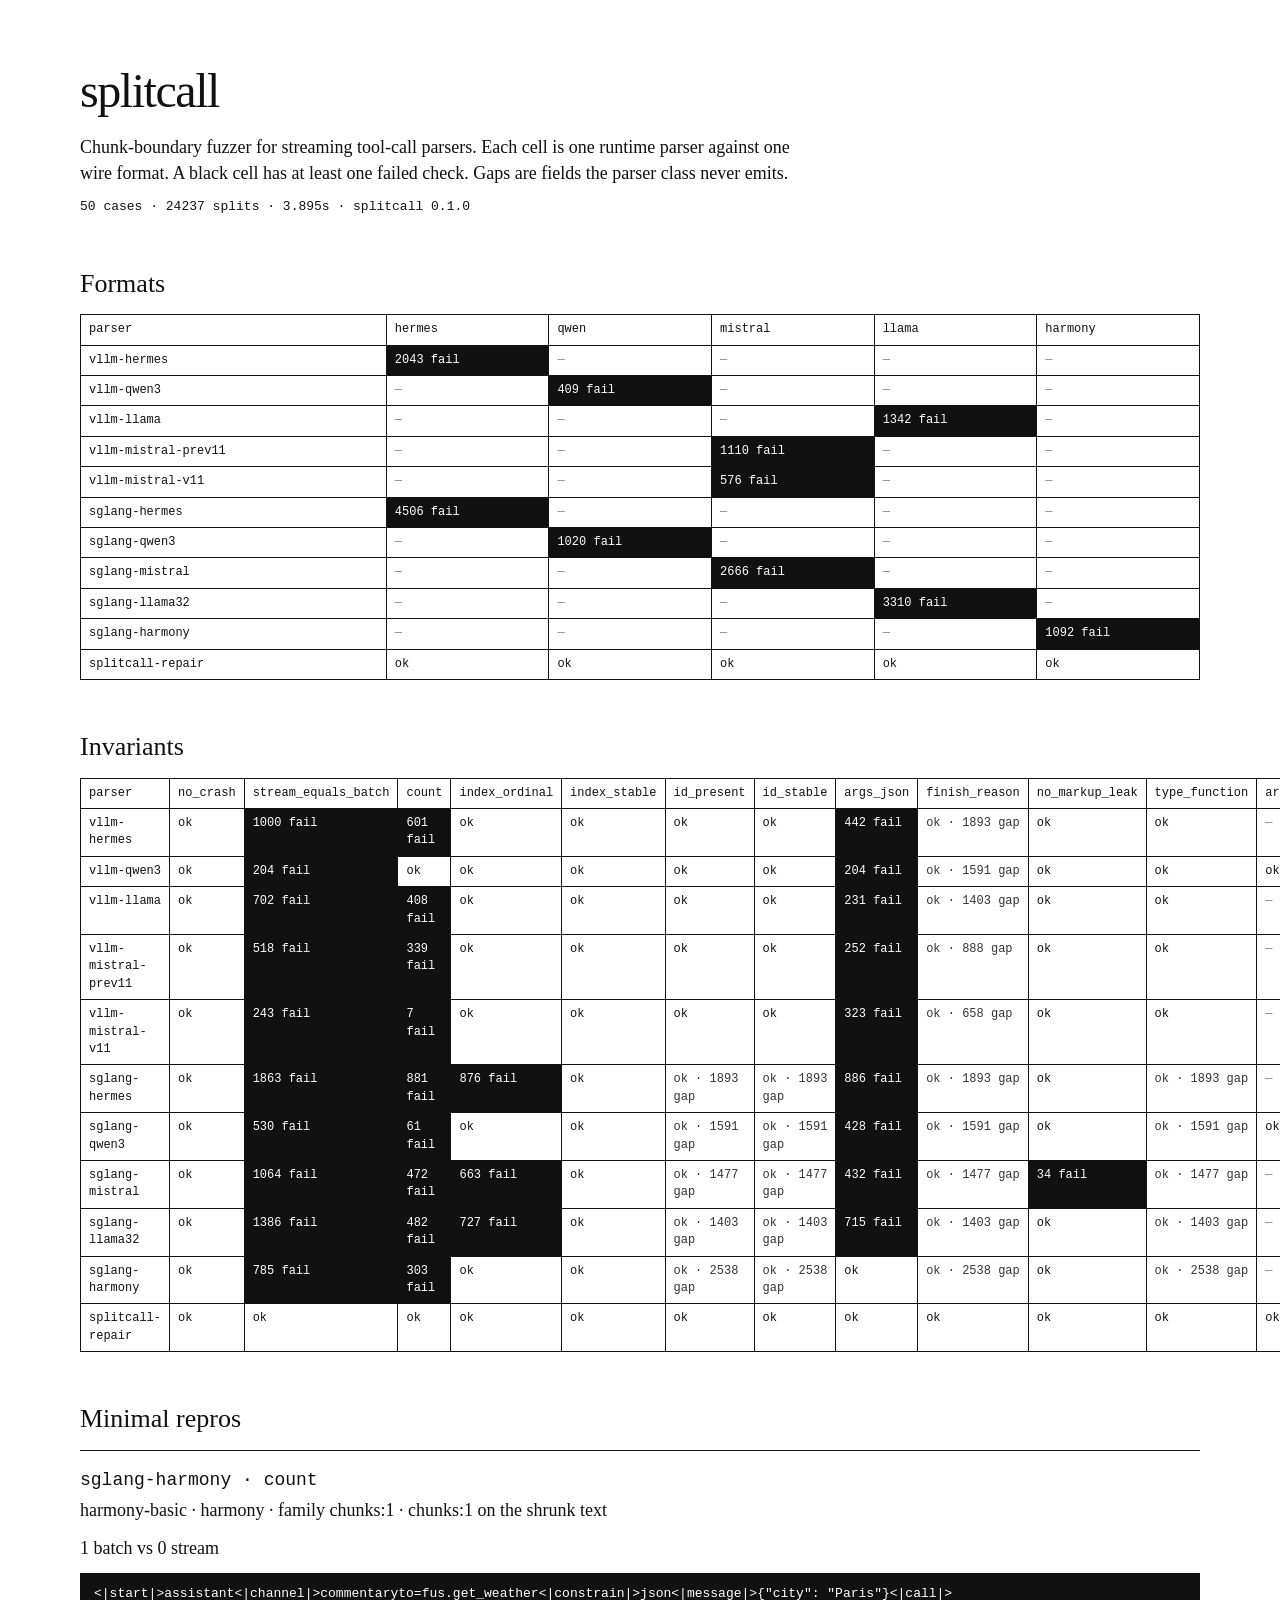
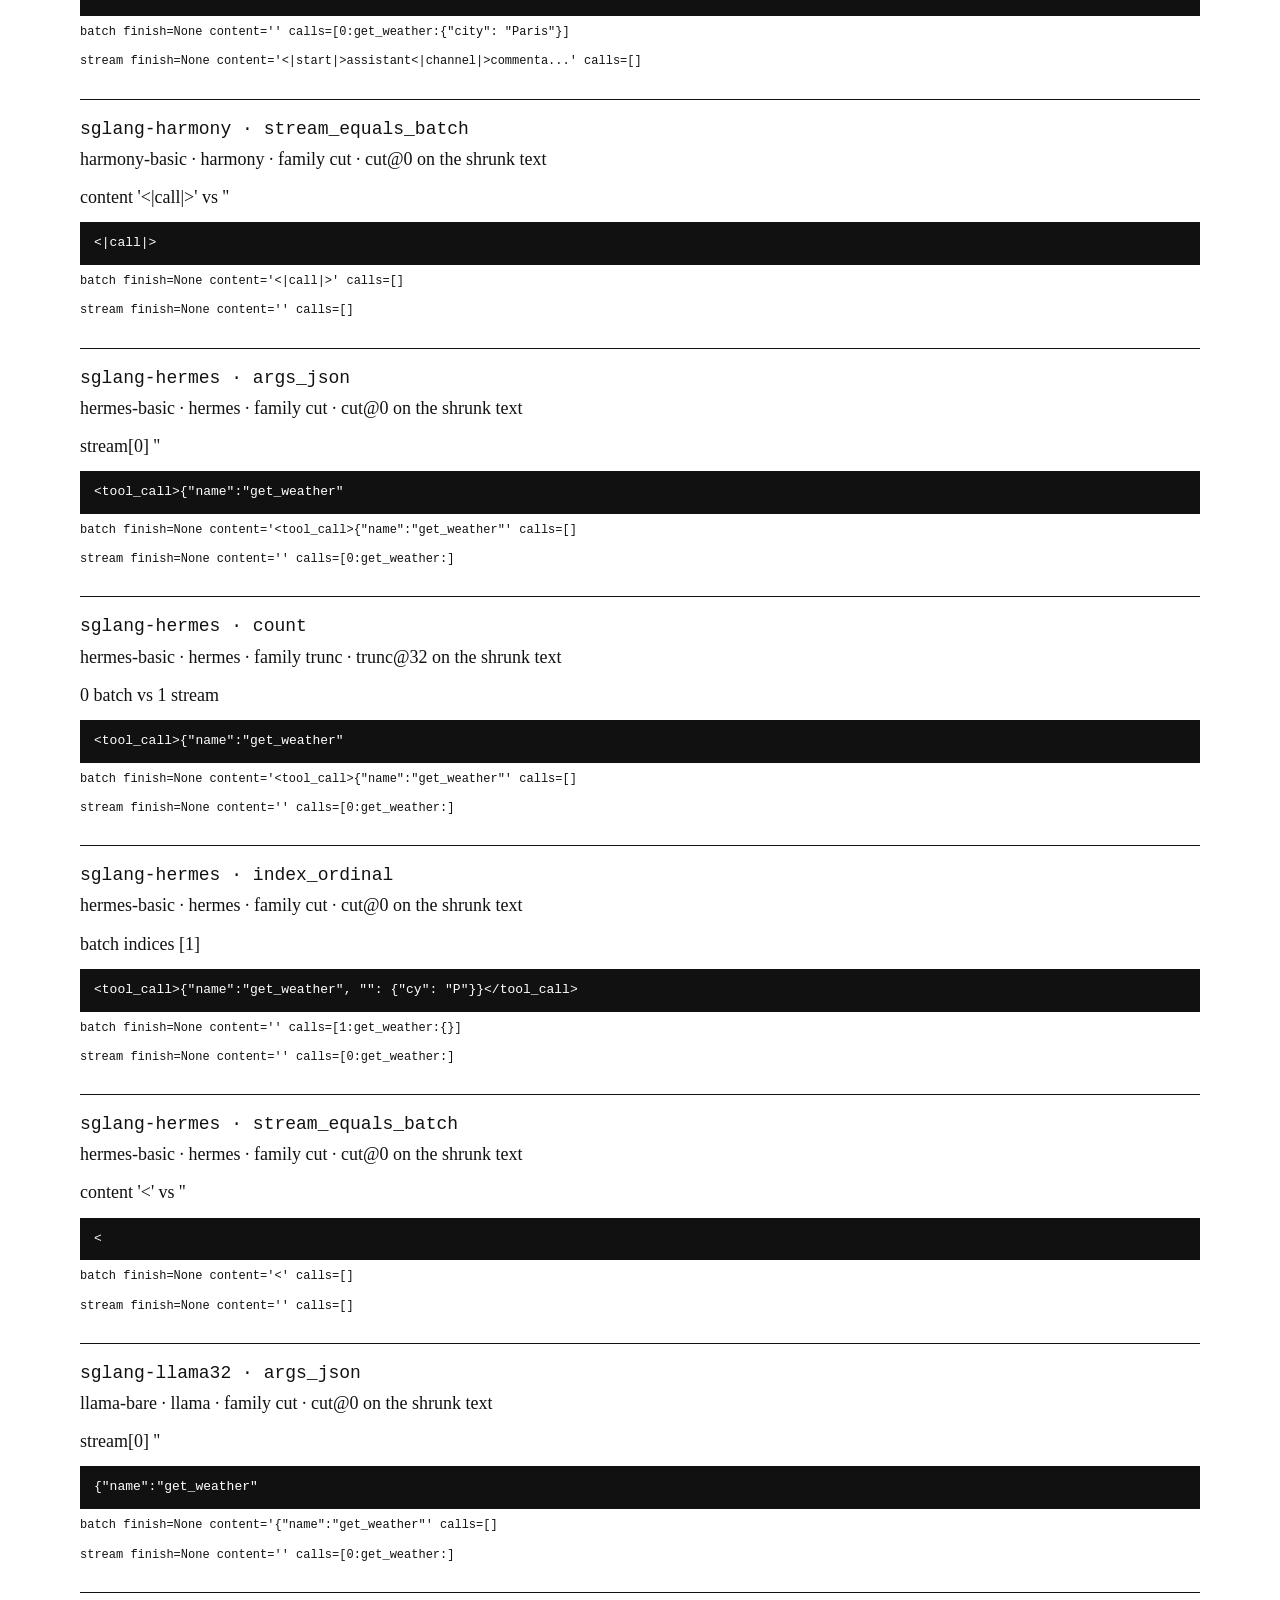
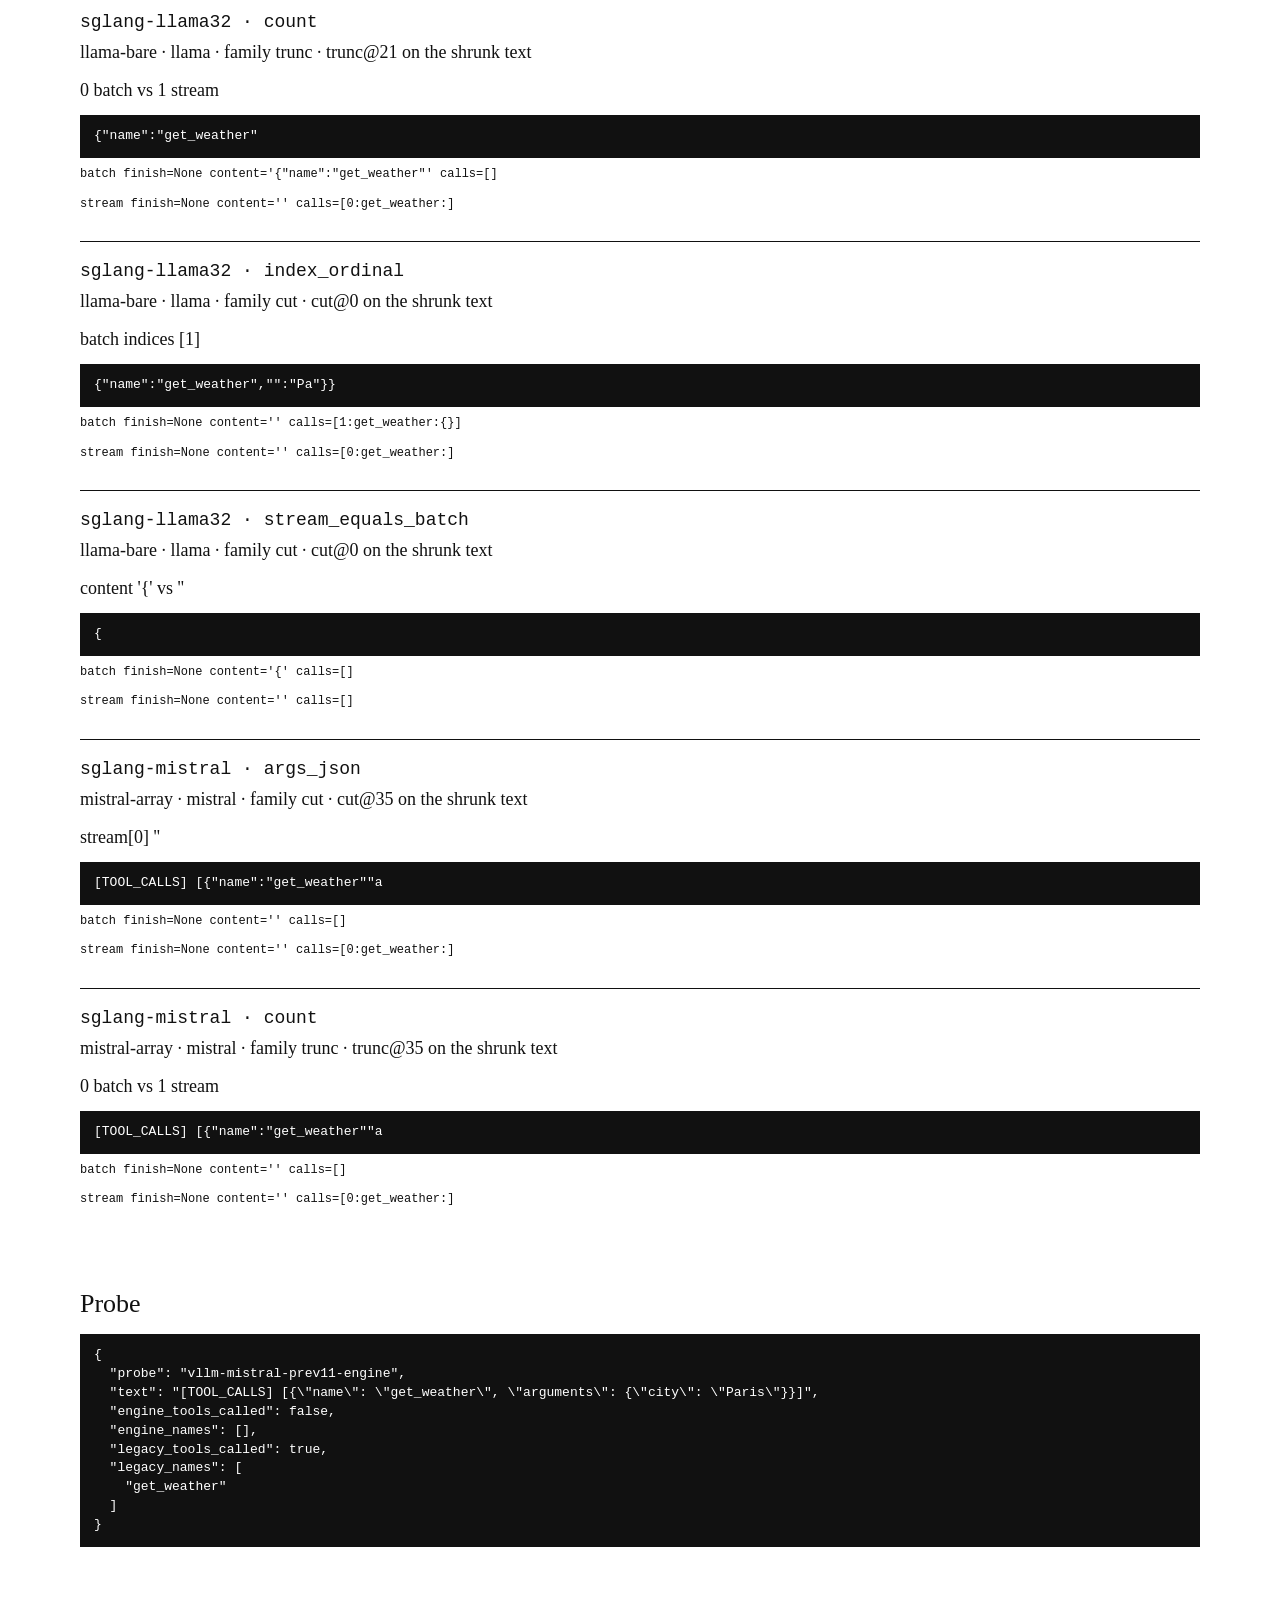
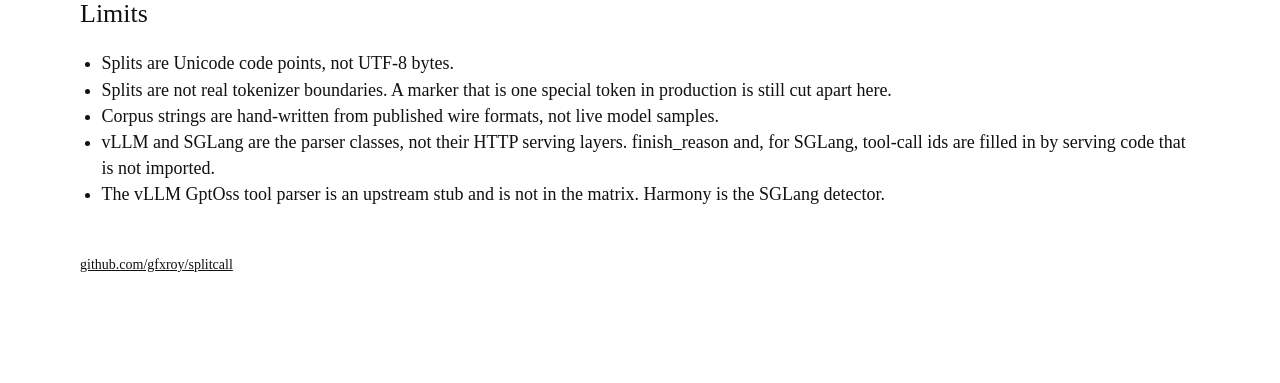
<file: results/matrix.html>
<!DOCTYPE html>
<html lang="en">
<head>
<meta charset="utf-8">
<meta name="viewport" content="width=device-width, initial-scale=1">
<title>splitcall</title>
<style>
  :root { color-scheme: light; }
  html { background: #fff; color: #111; }
  body {
    margin: 0 auto;
    max-width: 1120px;
    padding: 56px 24px 96px;
    font-family: "Iowan Old Style", Palatino, "Palatino Linotype", Georgia, serif;
    font-size: 18px;
    line-height: 1.45;
  }
  h1 { font-weight: 500; font-size: 48px; letter-spacing: -0.03em; margin: 0 0 8px; }
  h2 { font-weight: 500; font-size: 26px; margin: 48px 0 12px; }
  h3 { font-weight: 500; font-size: 18px; margin: 0 0 4px; font-family: ui-monospace, Menlo, Consolas, monospace; }
  p { margin: 0 0 12px; }
  a { color: #111; }
  .dek { max-width: 40em; }
  .meta { font-family: ui-monospace, Menlo, Consolas, monospace; font-size: 13px; }
  table { border-collapse: collapse; width: 100%; font-size: 12px; margin: 12px 0 8px; }
  th, td {
    border: 1px solid #111;
    padding: 6px 8px;
    text-align: left;
    vertical-align: top;
    font-family: ui-monospace, "SFMono-Regular", Menlo, Consolas, monospace;
    font-weight: 400;
  }
  td.fail { background: #111; color: #fff; }
  td.gap { background: #fff; color: #333; }
  td.pass { background: #fff; }
  td.skip { background: #fff; color: #888; }
  article { border-top: 1px solid #111; padding: 16px 0; }
  pre {
    font-family: ui-monospace, Menlo, Consolas, monospace;
    font-size: 13px;
    white-space: pre-wrap;
    word-break: break-word;
    background: #111;
    color: #fff;
    padding: 12px 14px;
    margin: 8px 0;
  }
  .mono { font-family: ui-monospace, Menlo, Consolas, monospace; font-size: 12px; }
  ul { padding-left: 1.2em; }
  footer { margin-top: 48px; font-size: 14px; }
</style>
</head>
<body>
<header>
  <h1>splitcall</h1>
  <p class="dek">Chunk-boundary fuzzer for streaming tool-call parsers. Each cell is one runtime parser against one wire format. A black cell has at least one failed check. Gaps are fields the parser class never emits.</p>
  <p class="meta">50 cases · 24237 splits · 3.895s · splitcall 0.1.0</p>
</header>
<h2>Formats</h2>
<table>
  <thead><tr><th>parser</th><th>hermes</th><th>qwen</th><th>mistral</th><th>llama</th><th>harmony</th></tr></thead>
  <tbody>
    <tr><th>vllm-hermes</th><td class="fail">2043 fail</td><td class="skip">—</td><td class="skip">—</td><td class="skip">—</td><td class="skip">—</td></tr><tr><th>vllm-qwen3</th><td class="skip">—</td><td class="fail">409 fail</td><td class="skip">—</td><td class="skip">—</td><td class="skip">—</td></tr><tr><th>vllm-llama</th><td class="skip">—</td><td class="skip">—</td><td class="skip">—</td><td class="fail">1342 fail</td><td class="skip">—</td></tr><tr><th>vllm-mistral-prev11</th><td class="skip">—</td><td class="skip">—</td><td class="fail">1110 fail</td><td class="skip">—</td><td class="skip">—</td></tr><tr><th>vllm-mistral-v11</th><td class="skip">—</td><td class="skip">—</td><td class="fail">576 fail</td><td class="skip">—</td><td class="skip">—</td></tr><tr><th>sglang-hermes</th><td class="fail">4506 fail</td><td class="skip">—</td><td class="skip">—</td><td class="skip">—</td><td class="skip">—</td></tr><tr><th>sglang-qwen3</th><td class="skip">—</td><td class="fail">1020 fail</td><td class="skip">—</td><td class="skip">—</td><td class="skip">—</td></tr><tr><th>sglang-mistral</th><td class="skip">—</td><td class="skip">—</td><td class="fail">2666 fail</td><td class="skip">—</td><td class="skip">—</td></tr><tr><th>sglang-llama32</th><td class="skip">—</td><td class="skip">—</td><td class="skip">—</td><td class="fail">3310 fail</td><td class="skip">—</td></tr><tr><th>sglang-harmony</th><td class="skip">—</td><td class="skip">—</td><td class="skip">—</td><td class="skip">—</td><td class="fail">1092 fail</td></tr><tr><th>splitcall-repair</th><td class="pass">ok</td><td class="pass">ok</td><td class="pass">ok</td><td class="pass">ok</td><td class="pass">ok</td></tr>
  </tbody>
</table>
<h2>Invariants</h2>
<table>
  <thead><tr><th>parser</th><th>no_crash</th><th>stream_equals_batch</th><th>count</th><th>index_ordinal</th><th>index_stable</th><th>id_present</th><th>id_stable</th><th>args_json</th><th>finish_reason</th><th>no_markup_leak</th><th>type_function</th><th>args_are_strings</th><th>oracle_names</th><th>oracle_args</th><th>oracle_content</th></tr></thead>
  <tbody>
    <tr><th>vllm-hermes</th><td class="pass">ok</td><td class="fail">1000 fail</td><td class="fail">601 fail</td><td class="pass">ok</td><td class="pass">ok</td><td class="pass">ok</td><td class="pass">ok</td><td class="fail">442 fail</td><td class="gap">ok · 1893 gap</td><td class="pass">ok</td><td class="pass">ok</td><td class="skip">—</td><td class="pass">ok</td><td class="pass">ok</td><td class="pass">ok</td></tr><tr><th>vllm-qwen3</th><td class="pass">ok</td><td class="fail">204 fail</td><td class="pass">ok</td><td class="pass">ok</td><td class="pass">ok</td><td class="pass">ok</td><td class="pass">ok</td><td class="fail">204 fail</td><td class="gap">ok · 1591 gap</td><td class="pass">ok</td><td class="pass">ok</td><td class="pass">ok</td><td class="pass">ok</td><td class="pass">ok</td><td class="fail">1 fail</td></tr><tr><th>vllm-llama</th><td class="pass">ok</td><td class="fail">702 fail</td><td class="fail">408 fail</td><td class="pass">ok</td><td class="pass">ok</td><td class="pass">ok</td><td class="pass">ok</td><td class="fail">231 fail</td><td class="gap">ok · 1403 gap</td><td class="pass">ok</td><td class="pass">ok</td><td class="skip">—</td><td class="fail">1 fail</td><td class="pass">ok</td><td class="skip">—</td></tr><tr><th>vllm-mistral-prev11</th><td class="pass">ok</td><td class="fail">518 fail</td><td class="fail">339 fail</td><td class="pass">ok</td><td class="pass">ok</td><td class="pass">ok</td><td class="pass">ok</td><td class="fail">252 fail</td><td class="gap">ok · 888 gap</td><td class="pass">ok</td><td class="pass">ok</td><td class="skip">—</td><td class="pass">ok</td><td class="pass">ok</td><td class="fail">1 fail</td></tr><tr><th>vllm-mistral-v11</th><td class="pass">ok</td><td class="fail">243 fail</td><td class="fail">7 fail</td><td class="pass">ok</td><td class="pass">ok</td><td class="pass">ok</td><td class="pass">ok</td><td class="fail">323 fail</td><td class="gap">ok · 658 gap</td><td class="pass">ok</td><td class="pass">ok</td><td class="skip">—</td><td class="fail">1 fail</td><td class="fail">1 fail</td><td class="fail">1 fail</td></tr><tr><th>sglang-hermes</th><td class="pass">ok</td><td class="fail">1863 fail</td><td class="fail">881 fail</td><td class="fail">876 fail</td><td class="pass">ok</td><td class="gap">ok · 1893 gap</td><td class="gap">ok · 1893 gap</td><td class="fail">886 fail</td><td class="gap">ok · 1893 gap</td><td class="pass">ok</td><td class="gap">ok · 1893 gap</td><td class="skip">—</td><td class="pass">ok</td><td class="pass">ok</td><td class="pass">ok</td></tr><tr><th>sglang-qwen3</th><td class="pass">ok</td><td class="fail">530 fail</td><td class="fail">61 fail</td><td class="pass">ok</td><td class="pass">ok</td><td class="gap">ok · 1591 gap</td><td class="gap">ok · 1591 gap</td><td class="fail">428 fail</td><td class="gap">ok · 1591 gap</td><td class="pass">ok</td><td class="gap">ok · 1591 gap</td><td class="pass">ok</td><td class="pass">ok</td><td class="pass">ok</td><td class="fail">1 fail</td></tr><tr><th>sglang-mistral</th><td class="pass">ok</td><td class="fail">1064 fail</td><td class="fail">472 fail</td><td class="fail">663 fail</td><td class="pass">ok</td><td class="gap">ok · 1477 gap</td><td class="gap">ok · 1477 gap</td><td class="fail">432 fail</td><td class="gap">ok · 1477 gap</td><td class="fail">34 fail</td><td class="gap">ok · 1477 gap</td><td class="skip">—</td><td class="pass">ok</td><td class="pass">ok</td><td class="fail">1 fail</td></tr><tr><th>sglang-llama32</th><td class="pass">ok</td><td class="fail">1386 fail</td><td class="fail">482 fail</td><td class="fail">727 fail</td><td class="pass">ok</td><td class="gap">ok · 1403 gap</td><td class="gap">ok · 1403 gap</td><td class="fail">715 fail</td><td class="gap">ok · 1403 gap</td><td class="pass">ok</td><td class="gap">ok · 1403 gap</td><td class="skip">—</td><td class="pass">ok</td><td class="pass">ok</td><td class="skip">—</td></tr><tr><th>sglang-harmony</th><td class="pass">ok</td><td class="fail">785 fail</td><td class="fail">303 fail</td><td class="pass">ok</td><td class="pass">ok</td><td class="gap">ok · 2538 gap</td><td class="gap">ok · 2538 gap</td><td class="pass">ok</td><td class="gap">ok · 2538 gap</td><td class="pass">ok</td><td class="gap">ok · 2538 gap</td><td class="skip">—</td><td class="fail">2 fail</td><td class="fail">2 fail</td><td class="pass">ok</td></tr><tr><th>splitcall-repair</th><td class="pass">ok</td><td class="pass">ok</td><td class="pass">ok</td><td class="pass">ok</td><td class="pass">ok</td><td class="pass">ok</td><td class="pass">ok</td><td class="pass">ok</td><td class="pass">ok</td><td class="pass">ok</td><td class="pass">ok</td><td class="pass">ok</td><td class="pass">ok</td><td class="pass">ok</td><td class="pass">ok</td></tr>
  </tbody>
</table>
<h2>Minimal repros</h2>
<article><h3>sglang-harmony · count</h3><p>harmony-basic · harmony · family chunks:1 · chunks:1 on the shrunk text</p><p>1 batch vs 0 stream</p><pre>&lt;|start|&gt;assistant&lt;|channel|&gt;commentaryto=fus.get_weather&lt;|constrain|&gt;json&lt;|message|&gt;{&quot;city&quot;: &quot;Paris&quot;}&lt;|call|&gt;</pre><p class="mono">batch finish=None content=&#x27;&#x27; calls=[0:get_weather:{&quot;city&quot;: &quot;Paris&quot;}]</p><p class="mono">stream finish=None content=&#x27;&lt;|start|&gt;assistant&lt;|channel|&gt;commenta...&#x27; calls=[]</p></article><article><h3>sglang-harmony · stream_equals_batch</h3><p>harmony-basic · harmony · family cut · cut@0 on the shrunk text</p><p>content &#x27;&lt;|call|&gt;&#x27; vs &#x27;&#x27;</p><pre>&lt;|call|&gt;</pre><p class="mono">batch finish=None content=&#x27;&lt;|call|&gt;&#x27; calls=[]</p><p class="mono">stream finish=None content=&#x27;&#x27; calls=[]</p></article><article><h3>sglang-hermes · args_json</h3><p>hermes-basic · hermes · family cut · cut@0 on the shrunk text</p><p>stream[0] &#x27;&#x27;</p><pre>&lt;tool_call&gt;{&quot;name&quot;:&quot;get_weather&quot;</pre><p class="mono">batch finish=None content=&#x27;&lt;tool_call&gt;{&quot;name&quot;:&quot;get_weather&quot;&#x27; calls=[]</p><p class="mono">stream finish=None content=&#x27;&#x27; calls=[0:get_weather:]</p></article><article><h3>sglang-hermes · count</h3><p>hermes-basic · hermes · family trunc · trunc@32 on the shrunk text</p><p>0 batch vs 1 stream</p><pre>&lt;tool_call&gt;{&quot;name&quot;:&quot;get_weather&quot;</pre><p class="mono">batch finish=None content=&#x27;&lt;tool_call&gt;{&quot;name&quot;:&quot;get_weather&quot;&#x27; calls=[]</p><p class="mono">stream finish=None content=&#x27;&#x27; calls=[0:get_weather:]</p></article><article><h3>sglang-hermes · index_ordinal</h3><p>hermes-basic · hermes · family cut · cut@0 on the shrunk text</p><p>batch indices [1]</p><pre>&lt;tool_call&gt;{&quot;name&quot;:&quot;get_weather&quot;, &quot;&quot;: {&quot;cy&quot;: &quot;P&quot;}}&lt;/tool_call&gt;</pre><p class="mono">batch finish=None content=&#x27;&#x27; calls=[1:get_weather:{}]</p><p class="mono">stream finish=None content=&#x27;&#x27; calls=[0:get_weather:]</p></article><article><h3>sglang-hermes · stream_equals_batch</h3><p>hermes-basic · hermes · family cut · cut@0 on the shrunk text</p><p>content &#x27;&lt;&#x27; vs &#x27;&#x27;</p><pre>&lt;</pre><p class="mono">batch finish=None content=&#x27;&lt;&#x27; calls=[]</p><p class="mono">stream finish=None content=&#x27;&#x27; calls=[]</p></article><article><h3>sglang-llama32 · args_json</h3><p>llama-bare · llama · family cut · cut@0 on the shrunk text</p><p>stream[0] &#x27;&#x27;</p><pre>{&quot;name&quot;:&quot;get_weather&quot;</pre><p class="mono">batch finish=None content=&#x27;{&quot;name&quot;:&quot;get_weather&quot;&#x27; calls=[]</p><p class="mono">stream finish=None content=&#x27;&#x27; calls=[0:get_weather:]</p></article><article><h3>sglang-llama32 · count</h3><p>llama-bare · llama · family trunc · trunc@21 on the shrunk text</p><p>0 batch vs 1 stream</p><pre>{&quot;name&quot;:&quot;get_weather&quot;</pre><p class="mono">batch finish=None content=&#x27;{&quot;name&quot;:&quot;get_weather&quot;&#x27; calls=[]</p><p class="mono">stream finish=None content=&#x27;&#x27; calls=[0:get_weather:]</p></article><article><h3>sglang-llama32 · index_ordinal</h3><p>llama-bare · llama · family cut · cut@0 on the shrunk text</p><p>batch indices [1]</p><pre>{&quot;name&quot;:&quot;get_weather&quot;,&quot;&quot;:&quot;Pa&quot;}}</pre><p class="mono">batch finish=None content=&#x27;&#x27; calls=[1:get_weather:{}]</p><p class="mono">stream finish=None content=&#x27;&#x27; calls=[0:get_weather:]</p></article><article><h3>sglang-llama32 · stream_equals_batch</h3><p>llama-bare · llama · family cut · cut@0 on the shrunk text</p><p>content &#x27;{&#x27; vs &#x27;&#x27;</p><pre>{</pre><p class="mono">batch finish=None content=&#x27;{&#x27; calls=[]</p><p class="mono">stream finish=None content=&#x27;&#x27; calls=[]</p></article><article><h3>sglang-mistral · args_json</h3><p>mistral-array · mistral · family cut · cut@35 on the shrunk text</p><p>stream[0] &#x27;&#x27;</p><pre>[TOOL_CALLS] [{&quot;name&quot;:&quot;get_weather&quot;&quot;a</pre><p class="mono">batch finish=None content=&#x27;&#x27; calls=[]</p><p class="mono">stream finish=None content=&#x27;&#x27; calls=[0:get_weather:]</p></article><article><h3>sglang-mistral · count</h3><p>mistral-array · mistral · family trunc · trunc@35 on the shrunk text</p><p>0 batch vs 1 stream</p><pre>[TOOL_CALLS] [{&quot;name&quot;:&quot;get_weather&quot;&quot;a</pre><p class="mono">batch finish=None content=&#x27;&#x27; calls=[]</p><p class="mono">stream finish=None content=&#x27;&#x27; calls=[0:get_weather:]</p></article>
<h2>Probe</h2>
<pre>{
  &quot;probe&quot;: &quot;vllm-mistral-prev11-engine&quot;,
  &quot;text&quot;: &quot;[TOOL_CALLS] [{\&quot;name\&quot;: \&quot;get_weather\&quot;, \&quot;arguments\&quot;: {\&quot;city\&quot;: \&quot;Paris\&quot;}}]&quot;,
  &quot;engine_tools_called&quot;: false,
  &quot;engine_names&quot;: [],
  &quot;legacy_tools_called&quot;: true,
  &quot;legacy_names&quot;: [
    &quot;get_weather&quot;
  ]
}</pre>
<h2>Limits</h2>
<ul><li>Splits are Unicode code points, not UTF-8 bytes.</li><li>Splits are not real tokenizer boundaries. A marker that is one special token in production is still cut apart here.</li><li>Corpus strings are hand-written from published wire formats, not live model samples.</li><li>vLLM and SGLang are the parser classes, not their HTTP serving layers. finish_reason and, for SGLang, tool-call ids are filled in by serving code that is not imported.</li><li>The vLLM GptOss tool parser is an upstream stub and is not in the matrix. Harmony is the SGLang detector.</li></ul>
<footer>
  <p><a href="https://github.com/gfxroy/splitcall">github.com/gfxroy/splitcall</a></p>
</footer>
</body>
</html>
</file>
